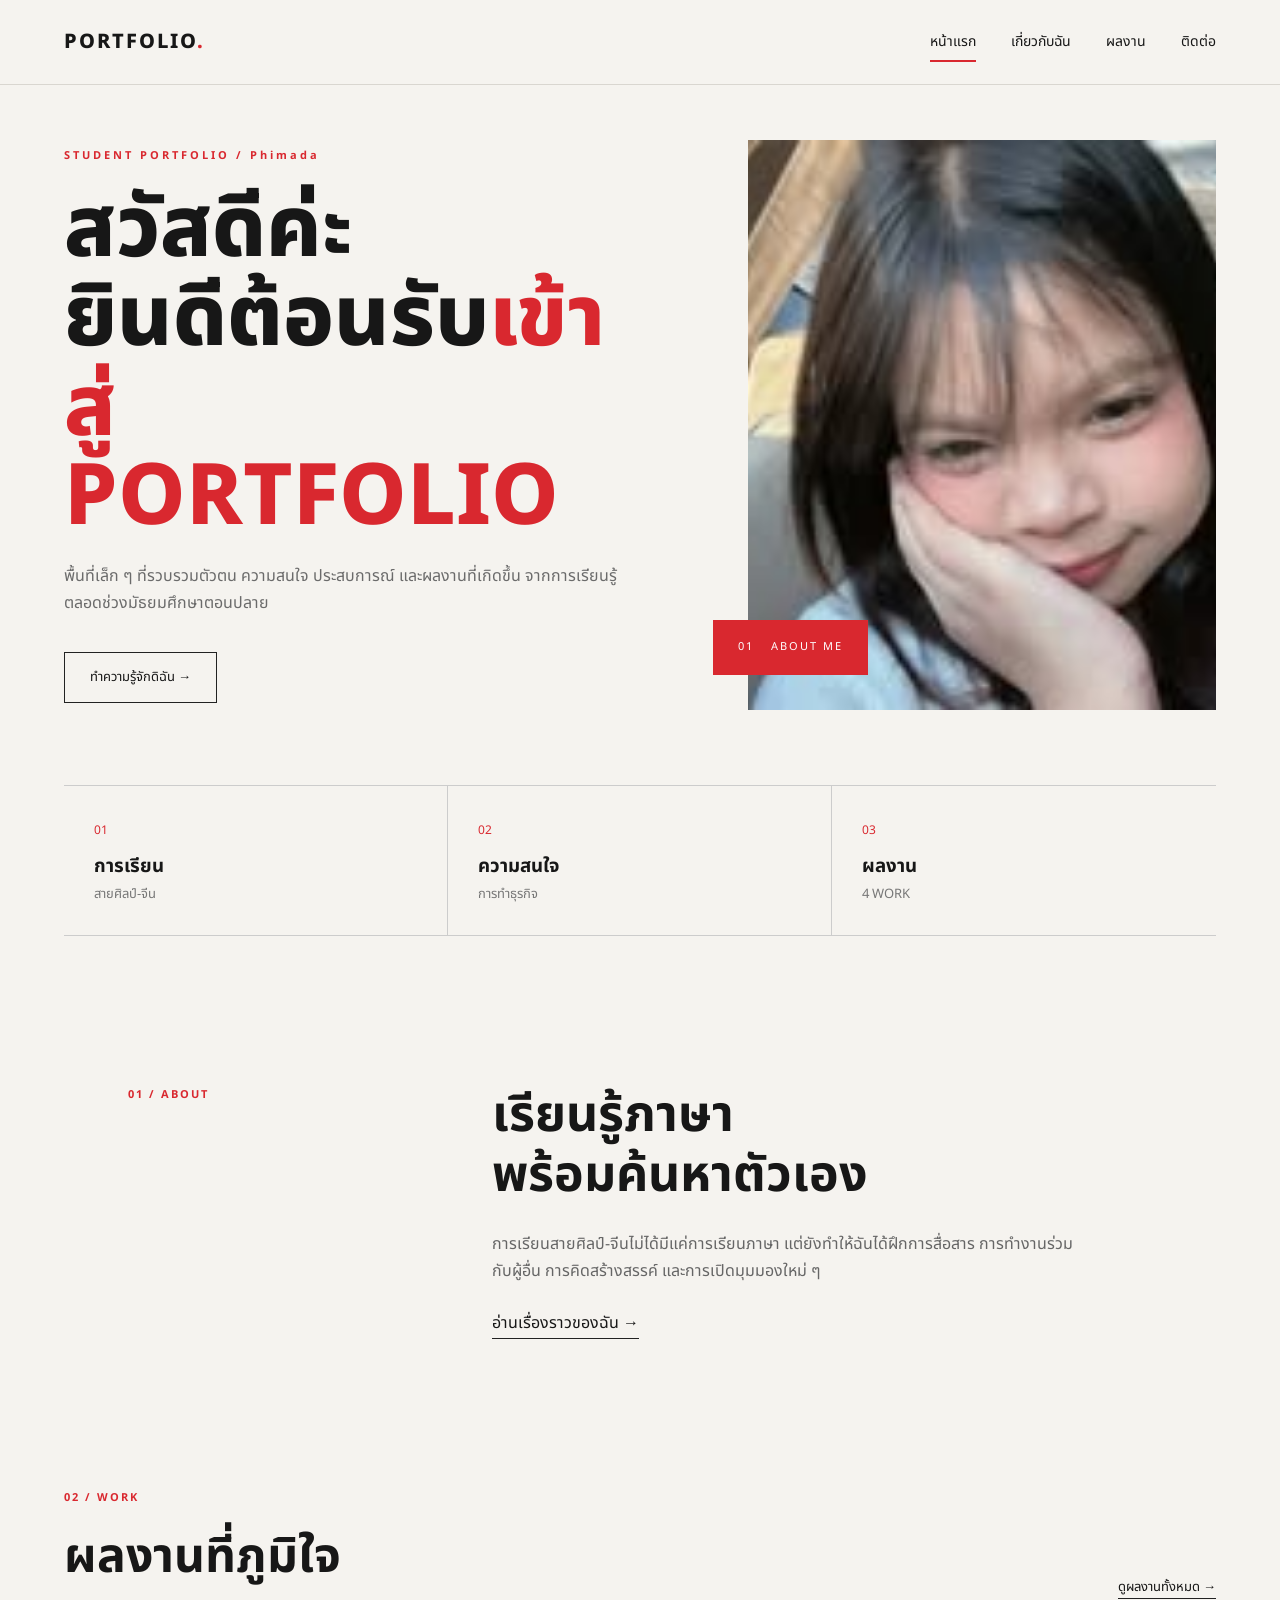
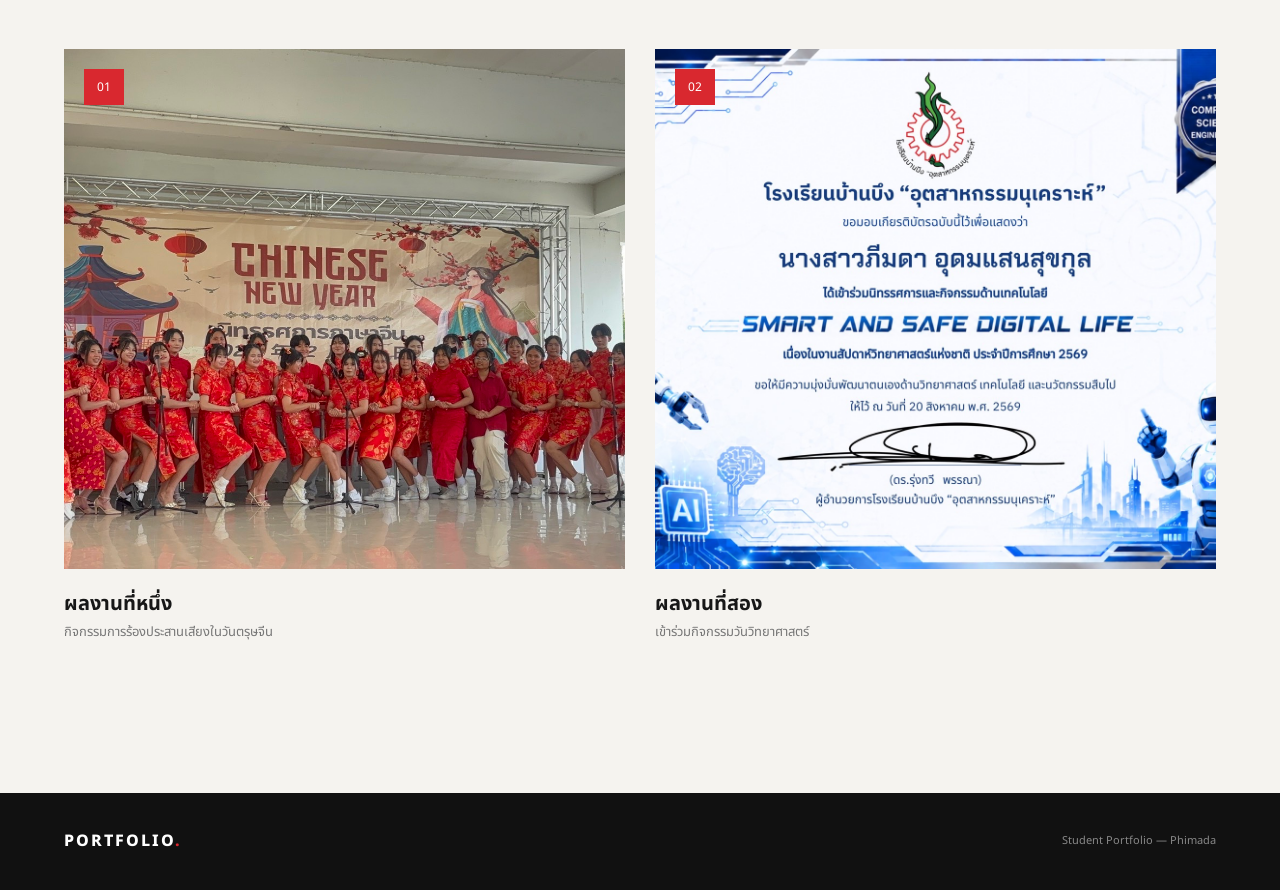
<file: index.html>
<!DOCTYPE html>
<html lang="th">
<head>
    <meta charset="UTF-8">
    <meta name="viewport" content="width=device-width, initial-scale=1.0">
    <title>Portfolio | Phimada</title>
    <link rel="stylesheet" href="style.css">
</head>

<body>

<header>
    <nav>
        <a href="index.html" class="logo">PORTFOLIO<span>.</span></a>

        <div class="menu">
            <a href="index.html" class="active">หน้าแรก</a>
            <a href="about.html">เกี่ยวกับฉัน</a>
            <a href="projects.html">ผลงาน</a>
            <a href="contact.html">ติดต่อ</a>
        </div>
    </nav>
</header>


<main>

    <section class="hero">

        <div class="hero-text">
            <p class="eyebrow">STUDENT PORTFOLIO / Phimada</p>

            <h1>
                สวัสดีค่ะ<br>
                ยินดีต้อนรับ<span>เข้าสู่<br>PORTFOLIO</span>
            </h1>

            <p class="intro-text">
                พื้นที่เล็ก ๆ ที่รวบรวมตัวตน ความสนใจ
                ประสบการณ์ และผลงานที่เกิดขึ้น
                จากการเรียนรู้ตลอดช่วงมัธยมศึกษาตอนปลาย
            </p>

            <a href="about.html" class="outline-btn">
                ทำความรู้จักดิฉัน →
            </a>
        </div>


        <div class="hero-photo">
            <img src="NAH.jpg" alt="รูปโปรไฟล์">

            <div class="photo-label">
                <span>01</span>
                ABOUT ME
            </div>
        </div>

    </section>


    <section class="quick-info">

        <div>
            <span>01</span>
            <h3>การเรียน</h3>
            <p>สายศิลป์-จีน</p>
        </div>

        <div>
            <span>02</span>
            <h3>ความสนใจ</h3>
            <p>การทำธุรกิจ </p>
        </div>

        <div>
            <span>03</span>
            <h3>ผลงาน</h3>
            <p>4 WORK</p>
        </div>

    </section>


    <section class="home-about">

        <div class="section-number">01 / ABOUT</div>

        <div class="home-about-content">
            <h2>
                เรียนรู้ภาษา<br>
                พร้อมค้นหาตัวเอง
            </h2>

            <p>
                การเรียนสายศิลป์-จีนไม่ได้มีแค่การเรียนภาษา
                แต่ยังทำให้ฉันได้ฝึกการสื่อสาร การทำงานร่วมกับผู้อื่น
                การคิดสร้างสรรค์ และการเปิดมุมมองใหม่ ๆ
            </p>

            <a href="about.html">อ่านเรื่องราวของฉัน →</a>
        </div>

    </section>


    <section class="featured">

        <div class="section-top">
            <div>
                <div class="section-number">02 / WORK</div>
                <h2>ผลงานที่ภูมิใจ</h2>
            </div>

            <a href="projects.html">ดูผลงานทั้งหมด →</a>
        </div>


        <div class="work-preview">

            <a href="projects.html#work1" class="work-card">
                <div class="work-image">
                    <img src="SSCH.jpg" alt="ผลงานที่ 1">
                    <span>01</span>
                </div>

                <h3>ผลงานที่หนึ่ง</h3>
                <p>กิจกรรมการร้องประสานเสียงในวันตรุษจีน</p>
            </a>


            <a href="projects.html#work2" class="work-card">
                <div class="work-image">
                    <img src="IMG_3626.jpeg" alt="ผลงานที่ 2">
                    <span>02</span>
                </div>

                <h3>ผลงานที่สอง</h3>
                <p>เข้าร่วมกิจกรรมวันวิทยาศาสตร์</p>
            </a>

        </div>

    </section>

</main>


<footer>
    <div class="footer-logo">PORTFOLIO<span>.</span></div>
    <p>Student Portfolio — Phimada</p>
</footer>

</body>
</html>
</file>
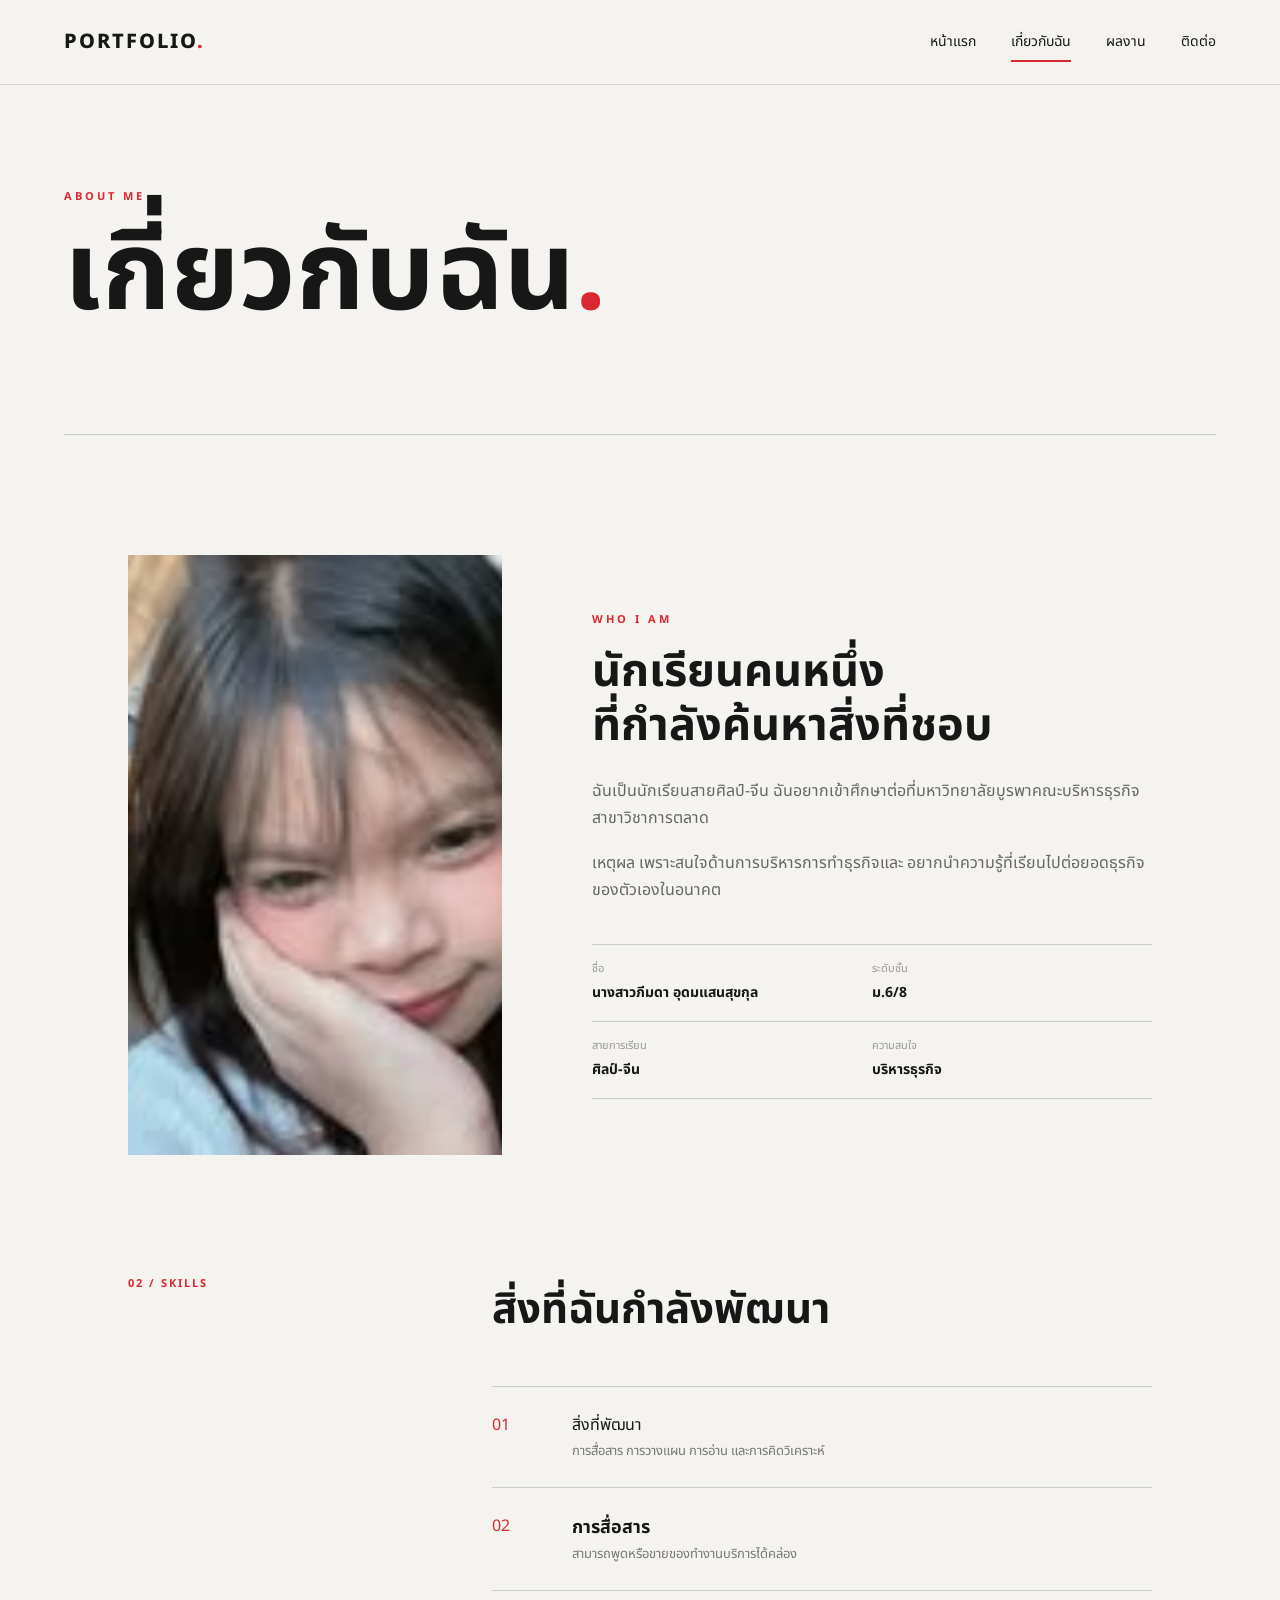
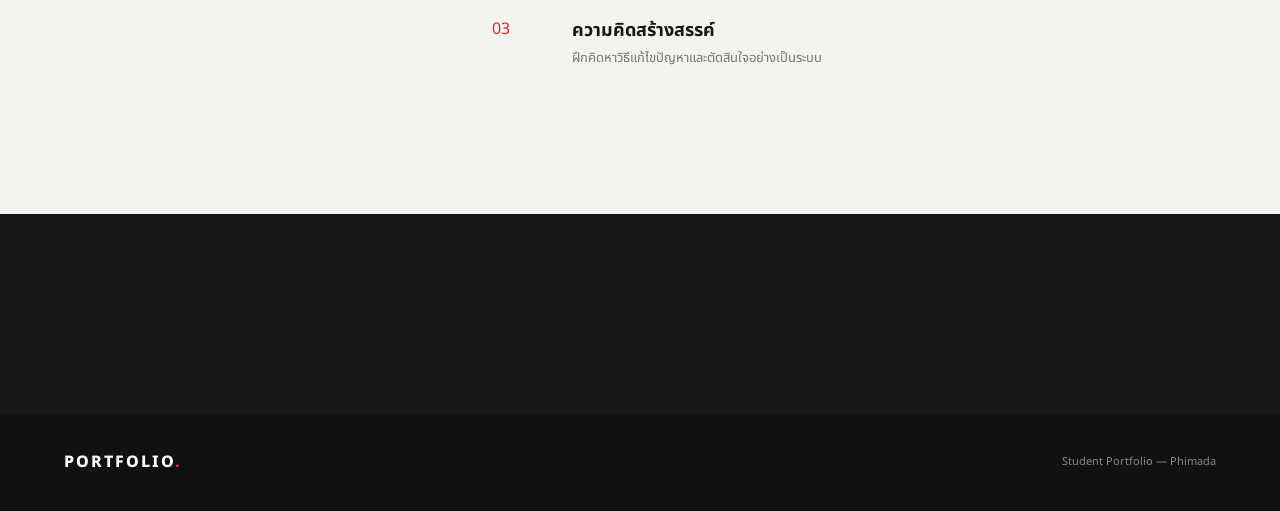
<file: about.html>
<!DOCTYPE html>
<html lang="th">
<head>
    <meta charset="UTF-8">
    <meta name="viewport" content="width=device-width, initial-scale=1.0">
    <title>About Me | Portfolio</title>
    <link rel="stylesheet" href="style.css">
</head>

<body>

<header>
    <nav>
        <a href="index.html" class="logo">PORTFOLIO<span>.</span></a>

        <div class="menu">
            <a href="index.html">หน้าแรก</a>
            <a href="about.html" class="active">เกี่ยวกับฉัน</a>
            <a href="projects.html">ผลงาน</a>
            <a href="contact.html">ติดต่อ</a>
        </div>
    </nav>
</header>


<main>

    <section class="page-title">
        <p>ABOUT ME</p>
        <h1>เกี่ยวกับฉัน<span>.</span></h1>
    </section>


    <section class="about-main">

        <div class="about-photo">
            <img src="NAH.jpg" alt="รูปของฉัน">
        </div>


        <div class="about-text">

            <p class="red-label">WHO I AM</p>

            <h2>
                นักเรียนคนหนึ่ง<br>
                ที่กำลังค้นหาสิ่งที่ชอบ
            </h2>

            <p>
                ฉันเป็นนักเรียนสายศิลป์-จีน
                ฉันอยากเข้าศึกษาต่อที่มหาวิทยาลัยบูรพาคณะบริหารธุรกิจสาขาวิชาการตลาด
        
            </p>

            <p>
                เหตุผล เพราะสนใจด้านการบริหารการทำธุรกิจและ
                อยากนำความรู้ที่เรียนไปต่อยอดธุรกิจของตัวเองในอนาคต
                
        
            </p>

            <div class="personal-data">

                <div>
                    <span>ชื่อ</span>
                    <strong>นางสาวภีมดา อุดมแสนสุขกุล</strong>
                </div>

                <div>
                    <span>ระดับชั้น</span>
                    <strong>ม.6/8</strong>
                </div>

                <div>
                    <span>สายการเรียน</span>
                    <strong>ศิลป์-จีน</strong>
                </div>

                <div>
                    <span>ความสนใจ</span>
                    <strong>บริหารธุรกิจ</strong>
                </div>

            </div>

        </div>

    </section>


    <section class="skills">

        <div class="section-number">02 / SKILLS</div>

        <div class="skills-content">

            <h2>สิ่งที่ฉันกำลังพัฒนา</h2>

            <div class="skill-list">

                <div class="skill-item">
                    <span>01</span>
                    <div>สิ่งที่พัฒนา
                        <h3></h3>
                        <p>การสื่อสาร การวางแผน การอ่าน และการคิดวิเคราะห์</p>
                    </div>
                </div>

                <div class="skill-item">
                    <span>02</span>
                    <div>
                        <h3>การสื่อสาร</h3>
                        <p>สามารถพูดหรือขายของทำงานบริการได้คล่อง</p>
                    </div>
                </div>

                <div class="skill-item">
                    <span>03</span>
                    <div>
                        <h3>ความคิดสร้างสรรค์</h3>
                        <p>ฝึกคิดหาวิธีแก้ไขปัญหาและตัดสินใจอย่างเป็นระบบ</p>
                    </div>
                </div>

            </div>

        </div>

    </section>


    <section class="quote">
        <p>
        </p>
    </section>

</main>


<footer>
    <div class="footer-logo">PORTFOLIO<span>.</span></div>
    <p>Student Portfolio — Phimada</p>
</footer>

</body>
</html>
</file>
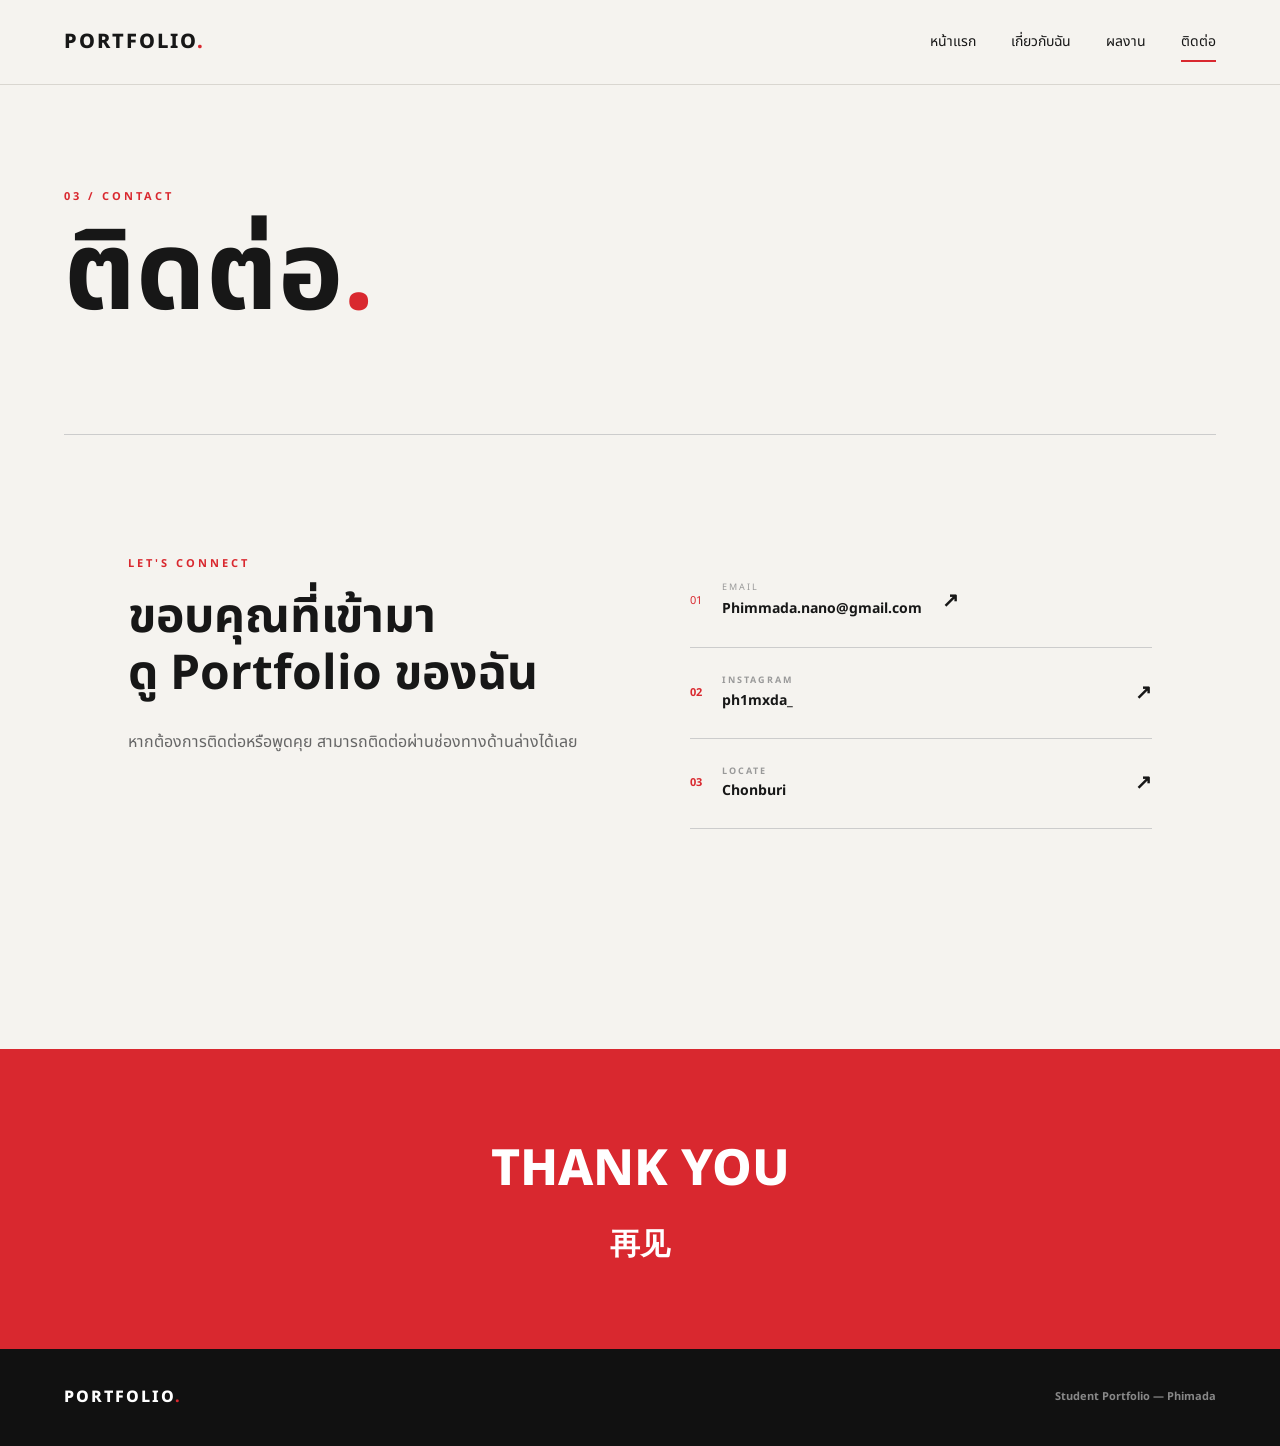
<file: contact.html>
<!DOCTYPE html>
<html lang="th">
<head>
    <meta charset="UTF-8">
    <meta name="viewport" content="width=device-width, initial-scale=1.0">
    <title>Contact | Portfolio</title>
    <link rel="stylesheet" href="style.css">
</head>

<body>

<header>
    <nav>
        <a href="index.html" class="logo">PORTFOLIO<span>.</span></a>

        <div class="menu">
            <a href="index.html">หน้าแรก</a>
            <a href="about.html">เกี่ยวกับฉัน</a>
            <a href="projects.html">ผลงาน</a>
            <a href="contact.html" class="active">ติดต่อ</a>
        </div>
    </nav>
</header>


<main>

    <section class="page-title">
        <p>03 / CONTACT</p>
        <h1>ติดต่อ<span>.</span></h1>
    </section>


    <section class="contact">

        <div class="contact-heading">

            <p class="red-label">LET'S CONNECT</p>

            <h2>
                ขอบคุณที่เข้ามา<br>
                ดู Portfolio ของฉัน
            </h2>

            <p>
                หากต้องการติดต่อหรือพูดคุย
                สามารถติดต่อผ่านช่องทางด้านล่างได้เลย
            </p>

        </div>


        <div class="contact-list">

            <a href="mailto:your@email.com">
                <span>01</span>

                <div>
                    <small>EMAIL</small>
                    <strong>Phimmada.nano@gmail.com
                </div>

                <b>↗</b>
            </a>


            <a href="#">
                <span>02</span>

                <div>
                    <small>INSTAGRAM</small>
                    <strong>ph1mxda_</strong>
                </div>

                <b>↗</b>
            </a>


            <a href="#">
                <span>03</span>

                <div>
                    <small>LOCATE</small>
                    <strong>Chonburi</strong>
                </div>

                <b>↗</b>
            </a>

        </div>

    </section>


    <section class="contact-bottom">
        <div>THANK YOU</div>
        <span>再见</span>
    </section>

</main>


<footer>
    <div class="footer-logo">PORTFOLIO<span>.</span></div>
    <p>Student Portfolio — Phimada</p>
</footer>

</body>
</html>
</file>
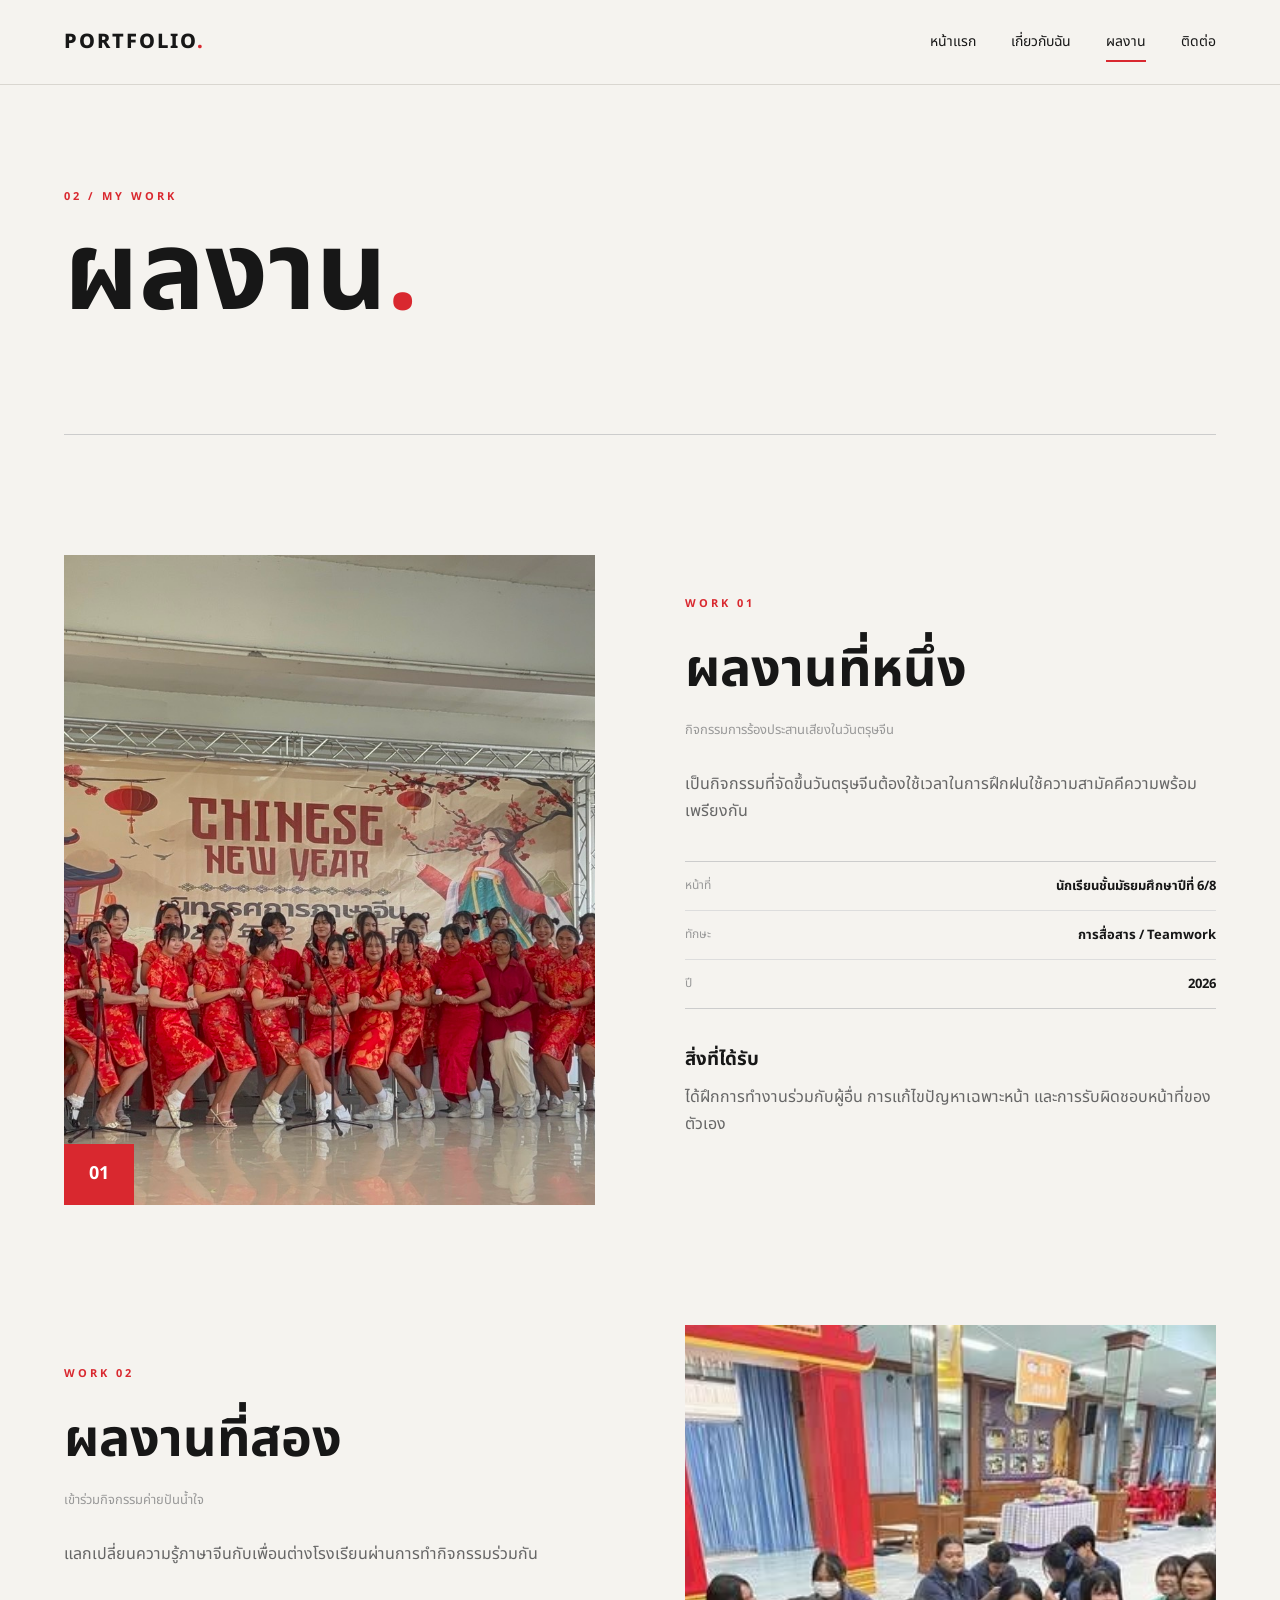
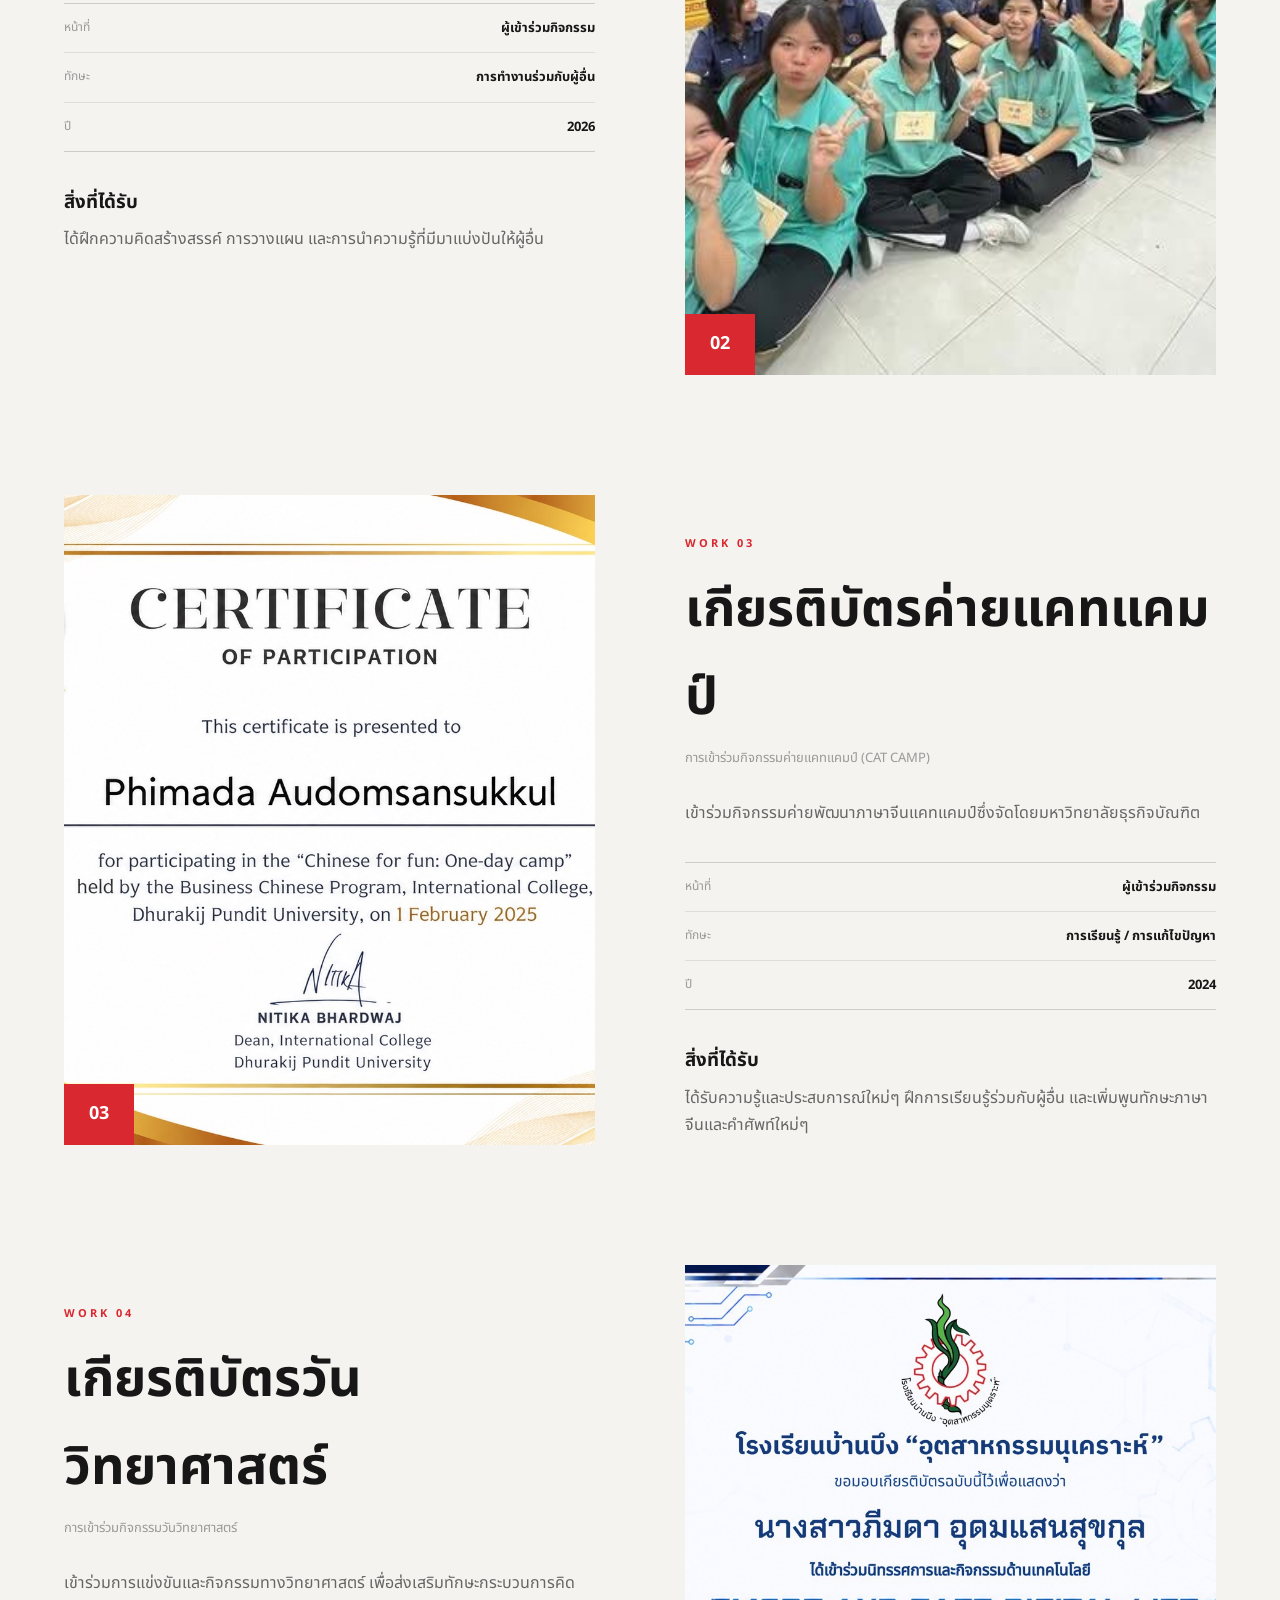
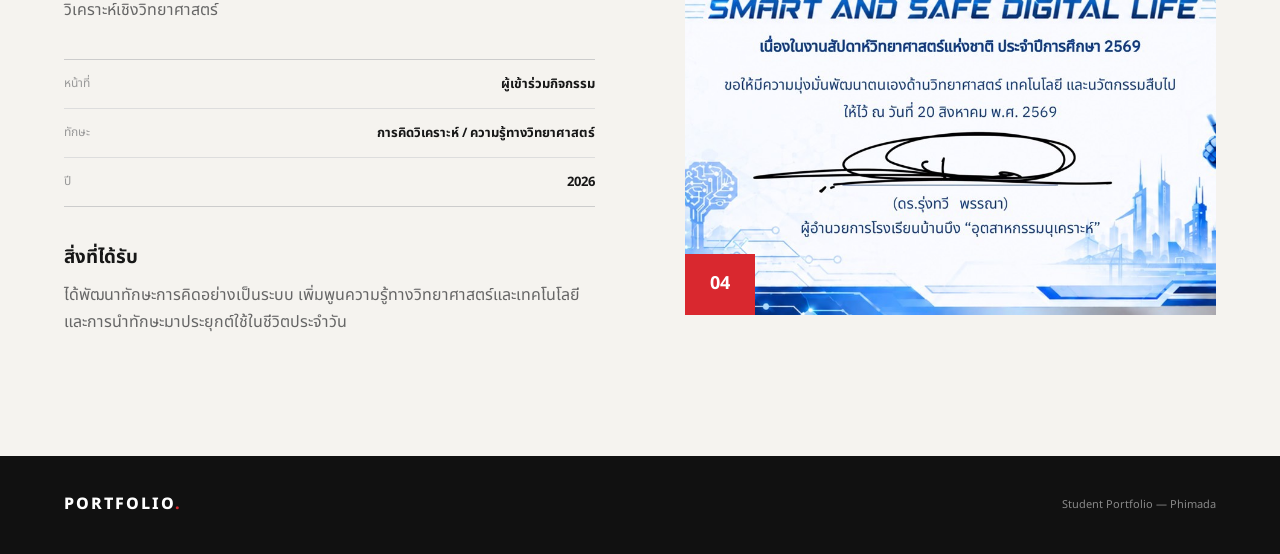
<file: projects.html>
<!DOCTYPE html>
<html lang="th">
<head>
    <meta charset="UTF-8">
    <meta name="viewport" content="width=device-width, initial-scale=1.0">
    <title>Projects | Portfolio</title>
    <link rel="stylesheet" href="style.css">
</head>

<body>

<header>
    <nav>
        <a href="index.html" class="logo">PORTFOLIO<span>.</span></a>

        <div class="menu">
            <a href="index.html">หน้าแรก</a>
            <a href="about.html">เกี่ยวกับฉัน</a>
            <a href="projects.html" class="active">ผลงาน</a>
            <a href="contact.html">ติดต่อ</a>
        </div>
    </nav>
</header>


<main>

    <section class="page-title">
        <p>02 / MY WORK</p>
        <h1>ผลงาน<span>.</span></h1>
    </section>


    <!-- WORK 1 -->
    <section class="project" id="work1">

        <div class="project-image">
            <img src="SSCH.jpg" alt="ผลงานที่หนึ่ง">

            <div class="project-number">
                01
            </div>
        </div>


        <div class="project-info">

            <p class="red-label">WORK 01</p>

            <h2>ผลงานที่หนึ่ง</h2>

            <p class="project-type">
                กิจกรรมการร้องประสานเสียงในวันตรุษจีน
            </p>

            <p>
                เป็นกิจกรรมที่จัดขึ้นวันตรุษจีนต้องใช้เวลาในการฝึกฝนใช้ความสามัคคีความพร้อมเพรียงกัน
            </p>

            <div class="project-details">

                <div>
                    <span>หน้าที่</span>
                    <strong>นักเรียนชั้นมัธยมศึกษาปีที่ 6/8</strong>
                </div>

                <div>
                    <span>ทักษะ</span>
                    <strong>การสื่อสาร / Teamwork</strong>
                </div>

                <div>
                    <span>ปี</span>
                    <strong>2026</strong>
                </div>

            </div>

            <div class="project-result">
                <h3>สิ่งที่ได้รับ</h3>

                <p>
                    ได้ฝึกการทำงานร่วมกับผู้อื่น
                    การแก้ไขปัญหาเฉพาะหน้า
                    และการรับผิดชอบหน้าที่ของตัวเอง
                </p>
            </div>

        </div>

    </section>


    <!-- WORK 2 -->
    <section class="project reverse" id="work2">

        <div class="project-image">
            <img src="S__34963485.jpg" alt="ผลงานที่สอง">

            <div class="project-number">
                02
            </div>
        </div>


        <div class="project-info">

            <p class="red-label">WORK 02</p>

            <h2>ผลงานที่สอง</h2>

            <p class="project-type">
                เข้าร่วมกิจกรรมค่ายปันน้ำใจ
            </p>

            <p>
                แลกเปลี่ยนความรู้ภาษาจีนกับเพื่อนต่างโรงเรียนผ่านการทำกิจกรรมร่วมกัน
            </p>

            <div class="project-details">

                <div>
                    <span>หน้าที่</span>
                    <strong>ผู้เข้าร่วมกิจกรรม</strong>
                </div>

                <div>
                    <span>ทักษะ</span>
                    <strong>การทำงานร่วมกับผู้อื่น</strong>
                </div>

                <div>
                    <span>ปี</span>
                    <strong>2026</strong>
                </div>

            </div>

            <div class="project-result">

                <h3>สิ่งที่ได้รับ</h3>

                <p>
                    ได้ฝึกความคิดสร้างสรรค์
                    การวางแผน และการนำความรู้ที่มีมาแบ่งปันให้ผู้อื่น
                
                </p>

            </div>

        </div>

    </section>


    <!-- WORK 3 -->
    <section class="project" id="work3">

        <div class="project-image">
            <!-- ใส่ชื่อไฟล์รูปภาพเกียรติบัตรค่ายแคทแคมป์ที่ src -->
            <img src="S__34963492.jpg" alt="เกียรติบัตรค่ายแคทแคมป์">

            <div class="project-number">
                03
            </div>
        </div>


        <div class="project-info">

            <p class="red-label">WORK 03</p>

            <h2>เกียรติบัตรค่ายแคทแคมป์</h2>

            <p class="project-type">
                การเข้าร่วมกิจกรรมค่ายแคทแคมป์ (CAT CAMP)
            </p>

            <p>
                เข้าร่วมกิจกรรมค่ายพัฒนาภาษาจีนแคทแคมป์ซึ่งจัดโดยมหาวิทยาลัยธุรกิจบัณฑิต
            </p>

            <div class="project-details">

                <div>
                    <span>หน้าที่</span>
                    <strong>ผู้เข้าร่วมกิจกรรม</strong>
                </div>

                <div>
                    <span>ทักษะ</span>
                    <strong>การเรียนรู้ / การแก้ไขปัญหา</strong>
                </div>

                <div>
                    <span>ปี</span>
                    <strong>2024</strong>
                </div>

            </div>

            <div class="project-result">

                <h3>สิ่งที่ได้รับ</h3>

                <p>
                    ได้รับความรู้และประสบการณ์ใหม่ๆ
                    ฝึกการเรียนรู้ร่วมกับผู้อื่น
                    และเพิ่มพูนทักษะภาษาจีนและคำศัพท์ใหม่ๆ
                </p>

            </div>

        </div>

    </section>


    <!-- WORK 4 -->
    <section class="project reverse" id="work4">

        <div class="project-image">
            <!-- ใส่ชื่อไฟล์รูปภาพเกียรติบัตรวันวิทยาศาสตร์ที่ src -->
            <img src="S__34963513.jpg" alt="เกียรติบัตรการเข้าร่วมวันวิทยาศาสตร์">

            <div class="project-number">
                04
            </div>
        </div>


        <div class="project-info">

            <p class="red-label">WORK 04</p>

            <h2>เกียรติบัตรวันวิทยาศาสตร์</h2>

            <p class="project-type">
                การเข้าร่วมกิจกรรมวันวิทยาศาสตร์ 
            </p>

            <p>
                เข้าร่วมการแข่งขันและกิจกรรมทางวิทยาศาสตร์ เพื่อส่งเสริมทักษะกระบวนการคิดวิเคราะห์เชิงวิทยาศาสตร์
            </p>

            <div class="project-details">

                <div>
                    <span>หน้าที่</span>
                    <strong>ผู้เข้าร่วมกิจกรรม</strong>
                </div>

                <div>
                    <span>ทักษะ</span>
                    <strong>การคิดวิเคราะห์ / ความรู้ทางวิทยาศาสตร์</strong>
                </div>

                <div>
                    <span>ปี</span>
                    <strong>2026</strong>
                </div>

            </div>

            <div class="project-result">

                <h3>สิ่งที่ได้รับ</h3>

                <p>
                    ได้พัฒนาทักษะการคิดอย่างเป็นระบบ
                    เพิ่มพูนความรู้ทางวิทยาศาสตร์และเทคโนโลยี
                    และการนำทักษะมาประยุกต์ใช้ในชีวิตประจำวัน
                </p>

            </div>

        </div>

    </section>

</main>


<footer>
    <div class="footer-logo">PORTFOLIO<span>.</span></div>
    <p>Student Portfolio — Phimada</p>
</footer>

</body>
</html>
</file>
<file: style.css>
@import url('https://fonts.googleapis.com/css2?family=Noto+Sans+Thai:wght@300;400;500;600;700;800&display=swap');


* {
    margin: 0;
    padding: 0;
    box-sizing: border-box;
}


html {
    scroll-behavior: smooth;
}


body {
    background: #f5f3ef;
    color: #171717;
    font-family: 'Noto Sans Thai', sans-serif;
    line-height: 1.7;
}


img {
    width: 100%;
    display: block;
}


a {
    color: inherit;
    text-decoration: none;
}


/* =========================
   HEADER
========================= */

header {
    height: 85px;
    border-bottom: 1px solid #d9d6d0;
    background: #f5f3ef;
}


nav {
    width: 90%;
    max-width: 1250px;
    height: 100%;
    margin: auto;

    display: flex;
    align-items: center;
    justify-content: space-between;
}


.logo {
    font-size: 20px;
    font-weight: 800;
    letter-spacing: 2px;
}


.logo span,
.footer-logo span,
.page-title h1 span {
    color: #d9282f;
}


.menu {
    display: flex;
    gap: 35px;
}


.menu a {
    position: relative;
    font-size: 14px;
}


.menu a::after {
    content: "";

    position: absolute;
    bottom: -8px;
    left: 0;

    width: 0;
    height: 2px;

    background: #d9282f;

    transition: 0.3s;
}


.menu a:hover::after,
.menu a.active::after {
    width: 100%;
}


/* =========================
   HERO
========================= */

.hero {
    width: 90%;
    max-width: 1250px;
    min-height: 680px;
    margin: auto;

    display: grid;
    grid-template-columns: 1fr 0.8fr;
    gap: 100px;
    align-items: center;
}


.eyebrow,
.red-label,
.page-title p {
    color: #d9282f;
    font-size: 11px;
    font-weight: 700;
    letter-spacing: 3px;
}


.hero h1 {
    font-size: clamp(50px, 7vw, 85px);
    line-height: 1.05;
    margin: 20px 0;
    font-weight: 800;
}


.hero h1 span {
    color: #d9282f;
}


.intro-text {
    max-width: 580px;
    color: #6b6b6b;
    font-size: 16px;
}


.outline-btn {
    display: inline-block;
    margin-top: 35px;

    padding: 13px 25px;

    border: 1px solid #222;

    font-size: 13px;

    transition: 0.3s;
}


.outline-btn:hover {
    background: #171717;
    color: white;
}


.hero-photo {
    position: relative;
}


.hero-photo img {
    height: 570px;
    object-fit: cover;
}


.photo-label {
    position: absolute;
    left: -35px;
    bottom: 35px;

    background: #d9282f;
    color: white;

    padding: 18px 25px;

    font-size: 11px;
    letter-spacing: 2px;
}


.photo-label span {
    margin-right: 12px;
}


/* =========================
   QUICK INFO
========================= */

.quick-info {
    width: 90%;
    max-width: 1250px;
    margin: 20px auto 100px;

    border-top: 1px solid #ccc;
    border-bottom: 1px solid #ccc;

    display: grid;
    grid-template-columns: repeat(3, 1fr);
}


.quick-info div {
    padding: 30px;
    border-right: 1px solid #ccc;
}


.quick-info div:last-child {
    border-right: 0;
}


.quick-info span {
    color: #d9282f;
    font-size: 12px;
}


.quick-info h3 {
    margin-top: 8px;
}


.quick-info p {
    color: #777;
    font-size: 13px;
}


/* =========================
   HOME ABOUT
========================= */

.home-about {
    width: 80%;
    max-width: 1100px;
    margin: 150px auto;

    display: grid;
    grid-template-columns: 0.4fr 1fr;
    gap: 100px;
}


.section-number {
    color: #d9282f;
    font-size: 11px;
    font-weight: 700;
    letter-spacing: 2px;
}


.home-about h2 {
    font-size: 50px;
    line-height: 1.2;
    margin-bottom: 25px;
}


.home-about-content {
    max-width: 700px;
}


.home-about-content p {
    color: #666;
    max-width: 600px;
}


.home-about-content a {
    display: inline-block;
    margin-top: 25px;
    border-bottom: 1px solid #222;
}


/* =========================
   FEATURED WORK
========================= */

.featured {
    width: 90%;
    max-width: 1250px;
    margin: 150px auto;
}


.section-top {
    display: flex;
    justify-content: space-between;
    align-items: end;
    margin-bottom: 50px;
}


.section-top h2 {
    font-size: 48px;
    margin-top: 10px;
}


.section-top > a {
    border-bottom: 1px solid #222;
    font-size: 13px;
}


.work-preview {
    display: grid;
    grid-template-columns: 1fr 1fr;
    gap: 30px;
}


.work-card {
    display: block;
}


.work-image {
    position: relative;
    overflow: hidden;
}


.work-image img {
    height: 520px;
    object-fit: cover;
    transition: 0.5s;
}


.work-card:hover .work-image img {
    transform: scale(1.04);
}


.work-image span {
    position: absolute;
    top: 20px;
    left: 20px;

    background: #d9282f;
    color: white;

    padding: 8px 13px;

    font-size: 12px;
}


.work-card h3 {
    margin-top: 18px;
    font-size: 20px;
}


.work-card p {
    color: #777;
    font-size: 13px;
}


/* =========================
   PAGE TITLE
========================= */

.page-title {
    width: 90%;
    max-width: 1250px;

    min-height: 350px;
    margin: auto;

    display: flex;
    flex-direction: column;
    justify-content: center;

    border-bottom: 1px solid #ccc;
}


.page-title h1 {
    font-size: clamp(60px, 9vw, 110px);
    line-height: 1;
    margin-top: 15px;
}


/* =========================
   ABOUT
========================= */

.about-main {
    width: 80%;
    max-width: 1100px;
    margin: 120px auto;

    display: grid;
    grid-template-columns: 0.8fr 1.2fr;
    gap: 90px;
    align-items: center;
}


.about-photo img {
    height: 600px;
    object-fit: cover;
}


.about-text h2 {
    font-size: 45px;
    line-height: 1.2;
    margin: 15px 0 25px;
}


.about-text > p:not(.red-label) {
    color: #666;
    margin-bottom: 18px;
}


.personal-data {
    margin-top: 40px;
    display: grid;
    grid-template-columns: 1fr 1fr;
    border-top: 1px solid #ccc;
}


.personal-data div {
    padding: 15px 0;
    border-bottom: 1px solid #ccc;
}


.personal-data span {
    display: block;
    color: #999;
    font-size: 11px;
}


.personal-data strong {
    font-size: 14px;
}


/* =========================
   SKILLS
========================= */

.skills {
    width: 80%;
    max-width: 1100px;
    margin: 120px auto;

    display: grid;
    grid-template-columns: 0.4fr 1fr;
    gap: 100px;
}


.skills-content h2 {
    font-size: 42px;
    margin-bottom: 40px;
}


.skill-item {
    display: grid;
    grid-template-columns: 60px 1fr;
    gap: 20px;

    padding: 25px 0;

    border-top: 1px solid #ccc;
}


.skill-item > span {
    color: #d9282f;
}


.skill-item h3 {
    font-size: 18px;
}


.skill-item p {
    color: #777;
    font-size: 13px;
}


/* =========================
   QUOTE
========================= */

.quote {
    background: #171717;
    color: white;

    padding: 100px 15%;

    text-align: center;
}


.quote p {
    font-size: clamp(25px, 4vw, 45px);
    line-height: 1.5;
}


/* =========================
   PROJECT
========================= */

.project {
    width: 90%;
    max-width: 1250px;

    margin: 120px auto;

    display: grid;
    grid-template-columns: 1fr 1fr;
    gap: 90px;

    align-items: start;
}


.project.reverse .project-image {
    order: 2;
}


.project.reverse .project-info {
    order: 1;
}


.project-image {
    position: relative;
}


.project-image img {
    height: 650px;
    object-fit: cover;
}


.project-number {
    position: absolute;
    bottom: 0;
    left: 0;

    background: #d9282f;
    color: white;

    padding: 15px 25px;

    font-size: 18px;
    font-weight: 700;
}


.project-info {
    padding-top: 40px;
}


.project-info h2 {
    font-size: 52px;
    margin: 12px 0 5px;
}


.project-type {
    color: #999;
    font-size: 13px;
    margin-bottom: 30px;
}


.project-info > p:not(.red-label):not(.project-type) {
    color: #666;
}


.project-details {
    margin-top: 35px;

    border-top: 1px solid #ccc;
    border-bottom: 1px solid #ccc;
}


.project-details div {
    display: flex;
    justify-content: space-between;

    padding: 13px 0;

    border-bottom: 1px solid #ddd;
}


.project-details div:last-child {
    border-bottom: 0;
}


.project-details span {
    color: #999;
    font-size: 12px;
}


.project-details strong {
    font-size: 13px;
}


.project-result {
    margin-top: 35px;
}


.project-result h3 {
    margin-bottom: 8px;
}


.project-result p {
    color: #666;
}


/* =========================
   CONTACT
========================= */

.contact {
    width: 80%;
    max-width: 1100px;

    margin: 120px auto;

    display: grid;
    grid-template-columns: 1fr 1fr;
    gap: 100px;
}


.contact-heading h2 {
    font-size: 48px;
    line-height: 1.2;
    margin: 15px 0 25px;
}


.contact-heading > p:last-child {
    color: #666;
}


.contact-list a {
    display: flex;
    align-items: center;
    gap: 20px;

    padding: 25px 0;

    border-bottom: 1px solid #ccc;
}


.contact-list a > span {
    color: #d9282f;
    font-size: 11px;
}


.contact-list small {
    display: block;
    color: #999;
    font-size: 9px;
    letter-spacing: 2px;
}


.contact-list strong {
    font-size: 14px;
}


.contact-list b {
    margin-left: auto;
    font-size: 20px;
}


.contact-bottom {
    background: #d9282f;
    color: white;

    min-height: 300px;

    display: flex;
    flex-direction: column;
    justify-content: center;
    align-items: center;

    font-size: 50px;
    font-weight: 800;
}


.contact-bottom span {
    font-family: serif;
    font-size: 30px;
    margin-top: 5px;
}


/* =========================
   FOOTER
========================= */

footer {
    background: #111;
    color: #888;

    padding: 35px 5%;

    display: flex;
    align-items: center;
    justify-content: space-between;
}


.footer-logo {
    color: white;
    font-weight: 800;
    letter-spacing: 2px;
}


footer p {
    font-size: 11px;
}


/* =========================
   RESPONSIVE
========================= */

@media (max-width: 900px) {

    header {
        height: auto;
    }


    nav {
        flex-direction: column;
        padding: 20px 0;
        gap: 15px;
    }


    .menu {
        gap: 20px;
        flex-wrap: wrap;
        justify-content: center;
    }


    .hero,
    .about-main,
    .project,
    .contact {
        grid-template-columns: 1fr;
        gap: 50px;
    }


    .hero {
        padding: 80px 0;
    }


    .hero-photo {
        max-width: 550px;
        margin: auto;
    }


    .about-photo {
        max-width: 550px;
    }


    .project.reverse .project-image,
    .project.reverse .project-info {
        order: initial;
    }


    .skills {
        grid-template-columns: 1fr;
        gap: 40px;
    }


    .home-about {
        grid-template-columns: 1fr;
        gap: 30px;
    }


    .quick-info {
        grid-template-columns: 1fr;
    }


    .quick-info div {
        border-right: 0;
        border-bottom: 1px solid #ccc;
    }


    .work-preview {
        grid-template-columns: 1fr;
    }

}


@media (max-width: 600px) {

    .hero h1 {
        font-size: 48px;
    }


    .hero-photo img {
        height: 450px;
    }


    .photo-label {
        left: 0;
    }


    .section-top {
        display: block;
    }


    .section-top > a {
        display: inline-block;
        margin-top: 20px;
    }


    .section-top h2 {
        font-size: 38px;
    }


    .home-about h2,
    .about-text h2,
    .skills-content h2,
    .contact-heading h2 {
        font-size: 35px;
    }


    .project-info h2 {
        font-size: 40px;
    }


    .project-image img {
        height: 450px;
    }


    .personal-data {
        grid-template-columns: 1fr;
    }


    footer {
        flex-direction: column;
        gap: 10px;
        text-align: center;
    }

}
</file>
